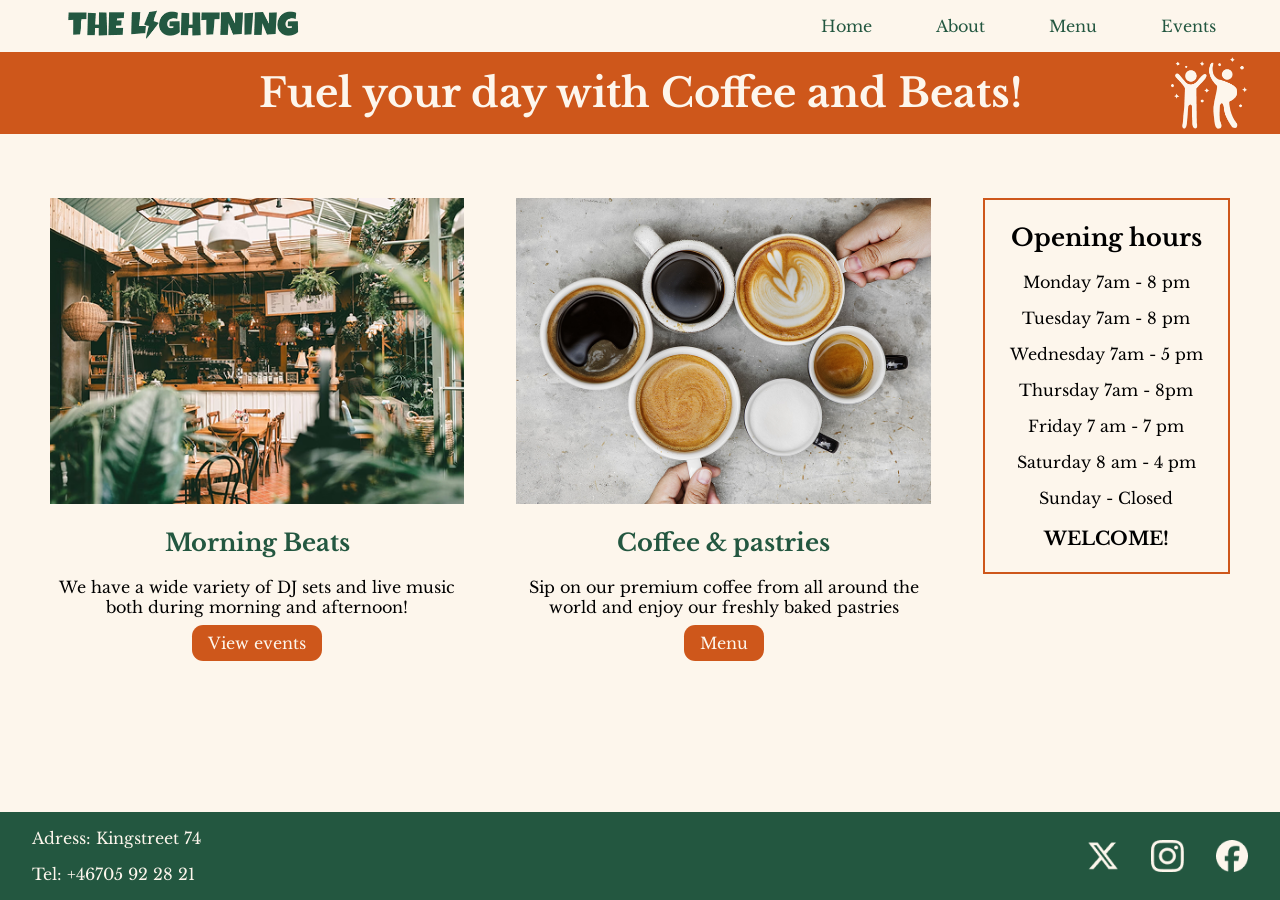
<file: index.html>
<!doctype html>
<html lang="en">
  <head>
    <meta charset="UTF-8" />
    <meta name="viewport" content="width=device-width, initial-scale=1.0" />
    <link rel="stylesheet" href="css/main.css" />
    <link rel="preconnect" href="https://fonts.googleapis.com" />
    <link rel="preconnect" href="https://fonts.gstatic.com" crossorigin />
    <link
      href="https://fonts.googleapis.com/css2?family=Libre+Baskerville:ital,wght@0,400..700;1,400..700&display=swap"
      rel="stylesheet"
    />
    <title>The Lightning</title>
  </head>
  <body>
    <div class="page-container">
      <nav>
        <div class="nav-left">
          <a href="index.html"
            ><img src="img/logo.png" alt="Company logo" />
          </a>
        </div>
        <ul class="nav-right">
          <li><a href="index.html">Home</a></li>
          <li><a href="about.html">About</a></li>
          <li><a href="menu.html">Menu</a></li>
          <li><a href="events.html">Events</a></li>
        </ul>
      </nav>
      <section class="banner">
        <h1>Fuel your day with Coffee and Beats!</h1>
        <img
          src="img/Dancing icon.png"
          alt="Vector icon of two people dancing"
        />
      </section>
      <main class="home-content">
        <section class="home-card">
          <img src="img/Cafe.png" alt="Inside of cafe" />
          <h1>Morning Beats</h1>
          <p>
            We have a wide variety of DJ sets and live music both during morning
            and afternoon!
          </p>
          <a href="events.html" class="button"> View events </a>
        </section>
        <section class="home-card">
          <img
            src="img/coffee.png"
            alt="Six coffee cups displaying different types of coffee"
          />

          <h1>Coffee & pastries</h1>
          <p>
            Sip on our premium coffee from all around the world and enjoy our
            freshly baked pastries
          </p>

          <a href="menu.html" class="button">Menu</a>
        </section>
        <section class="opening-hours">
          <h2>Opening hours</h2>
          <p>Monday 7am - 8 pm</p>
          <p>Tuesday 7am - 8 pm</p>
          <p>Wednesday 7am - 5 pm</p>
          <p>Thursday 7am - 8pm</p>
          <p>Friday 7 am - 7 pm</p>
          <p>Saturday 8 am - 4 pm</p>
          <p>Sunday - Closed</p>

          <h3>WELCOME!</h3>
        </section>
      </main>
      <footer>
        <div class="footer-left">
          <p>Adress: Kingstreet 74</p>
          <p>Tel: +46705 92 28 21</p>
        </div>
        <div class="footer-right">
          <img src="img/X icon.png" alt="X logo" />
          <img src="img/Instagram icon.png" alt="Instagram logo" />
          <img src="img/Facebook icon.png" alt="Facebook logo" />
        </div>
      </footer>
    </div>
  </body>
</html>
</file>
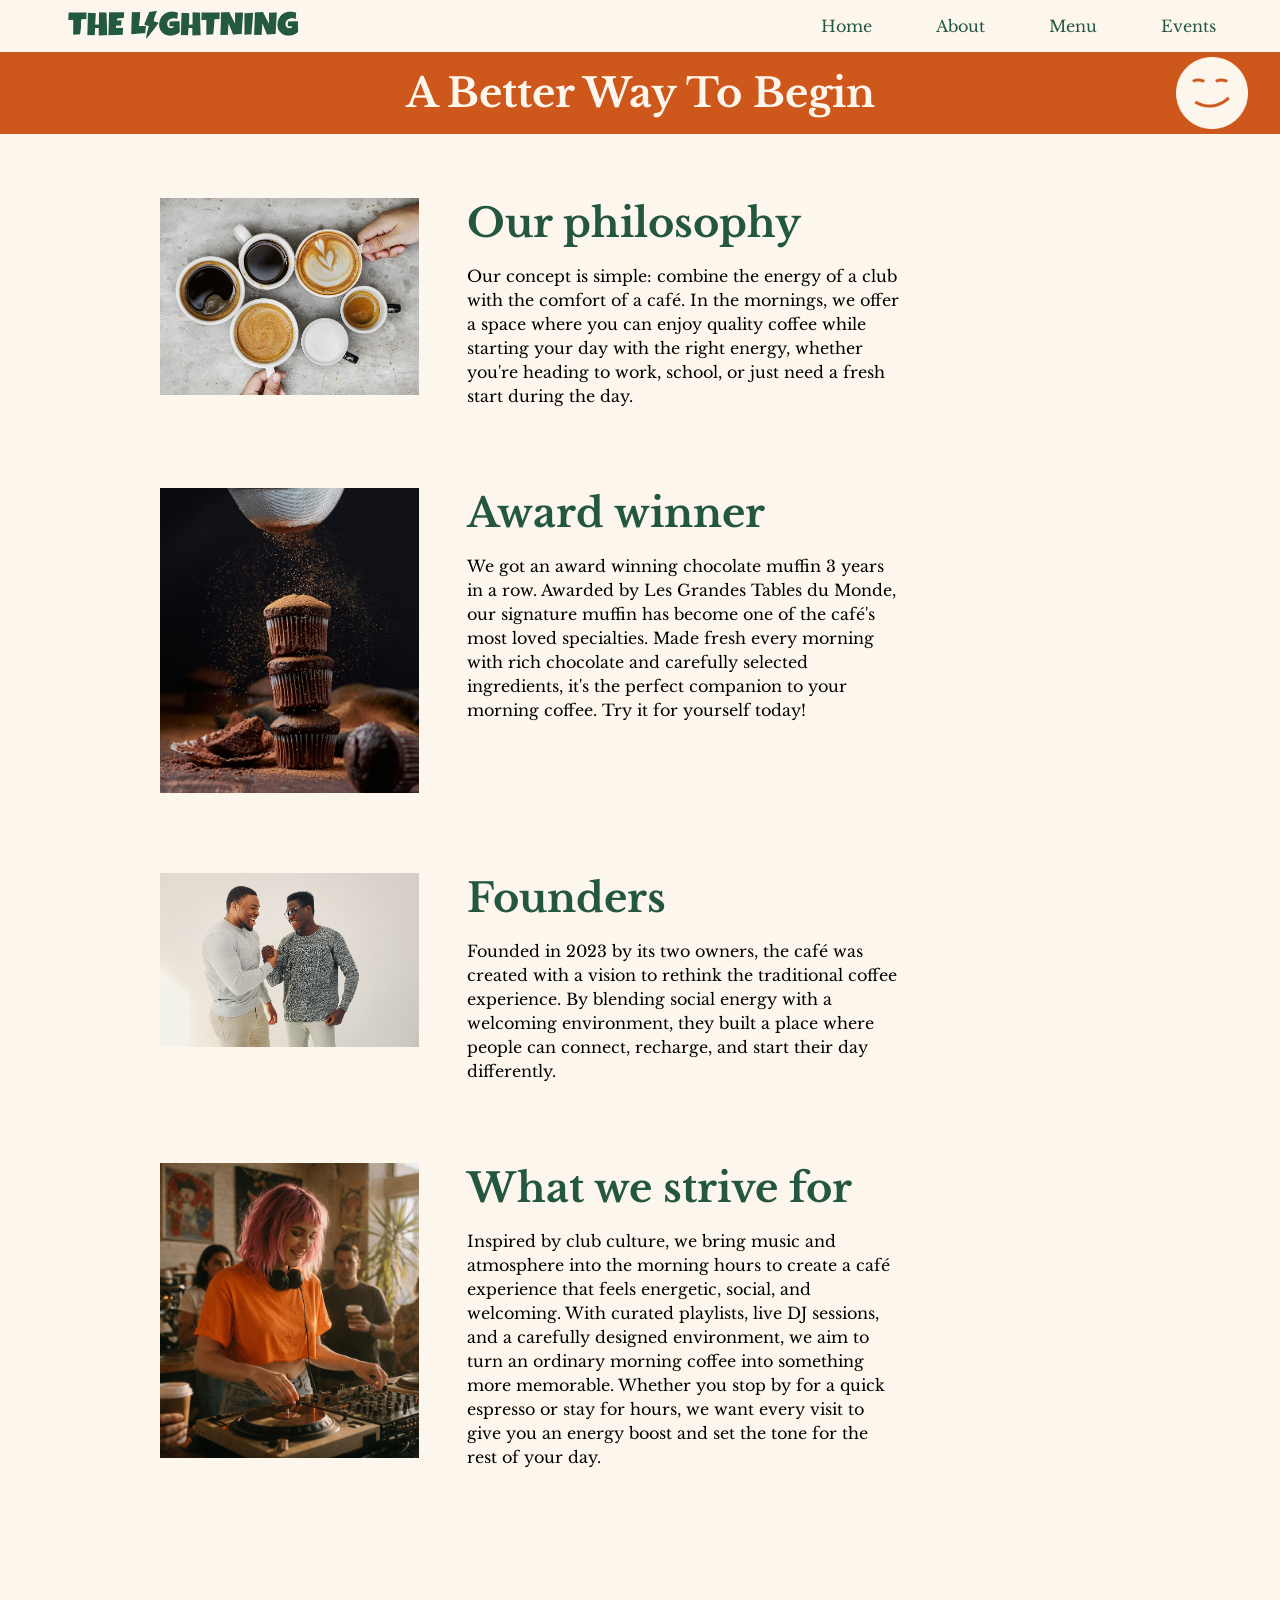
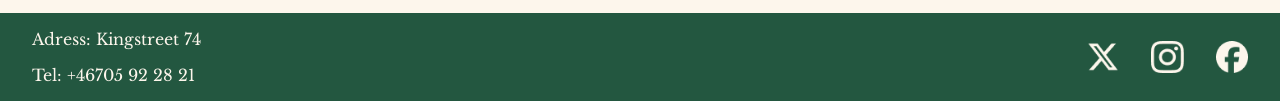
<file: about.html>
<!doctype html>
<html lang="en">
  <head>
    <meta charset="UTF-8" />
    <meta name="viewport" content="width=device-width, initial-scale=1.0" />
    <link rel="stylesheet" href="css/main.css" />
    <link rel="preconnect" href="https://fonts.googleapis.com" />
    <link rel="preconnect" href="https://fonts.gstatic.com" crossorigin />
    <link
      href="https://fonts.googleapis.com/css2?family=Libre+Baskerville:ital,wght@0,400..700;1,400..700&display=swap"
      rel="stylesheet"
    />
    <title>The Lightning</title>
  </head>
  <body>
    <div class="page-container">
      <nav>
        <div class="nav-left">
          <a href="index.html"
            ><img src="img/logo.png" alt="Company logo" />
          </a>
        </div>
        <ul class="nav-right">
          <li><a href="index.html">Home</a></li>
          <li><a href="about.html">About</a></li>
          <li><a href="menu.html">Menu</a></li>
          <li><a href="events.html">Events</a></li>
        </ul>
      </nav>
      <section class="banner">
        <h1>A Better Way To Begin</h1>
        <img src="img/smiley icon.png" alt="Vector icon of happy smiley" />
      </section>
      <main class="about-content">
        <section class="about-box">
          <img
            src="img/six cups.png"
            alt="Six coffee cups displaying different types of coffee"
          />

          <div class="about-text">
            <h2>Our philosophy</h2>
            <p>
              Our concept is simple: combine the energy of a club with the
              comfort of a café. In the mornings, we offer a space where you can
              enjoy quality coffee while starting your day with the right
              energy, whether you're heading to work, school, or just need a
              fresh start during the day.
            </p>
          </div>
        </section>

        <section class="about-box">
          <img src="img/muffin.png" alt="Chocolate muffins" />

          <div class="about-text">
            <h2>Award winner</h2>
            <p>
              We got an award winning chocolate muffin 3 years in a row. Awarded
              by Les Grandes Tables du Monde, our signature muffin has become
              one of the café's most loved specialties. Made fresh every morning
              with rich chocolate and carefully selected ingredients, it's the
              perfect companion to your morning coffee. Try it for yourself
              today!
            </p>
          </div>
        </section>

        <section class="about-box">
          <img src="img/founders.png" alt="Image of the two founders" />

          <div class="about-text">
            <h2>Founders</h2>
            <p>
              Founded in 2023 by its two owners, the café was created with a
              vision to rethink the traditional coffee experience. By blending
              social energy with a welcoming environment, they built a place
              where people can connect, recharge, and start their day
              differently.
            </p>
          </div>
        </section>

        <section class="about-box">
          <img
            src="img/dj girl.png"
            alt="Girl DJ music in the middle of cafe"
          />

          <div class="about-text">
            <h2>What we strive for</h2>
            <p>
              Inspired by club culture, we bring music and atmosphere into the
              morning hours to create a café experience that feels energetic,
              social, and welcoming. With curated playlists, live DJ sessions,
              and a carefully designed environment, we aim to turn an ordinary
              morning coffee into something more memorable. Whether you stop by
              for a quick espresso or stay for hours, we want every visit to
              give you an energy boost and set the tone for the rest of your
              day.
            </p>
          </div>
        </section>
      </main>
      <footer>
        <div class="footer-left">
          <p>Adress: Kingstreet 74</p>
          <p>Tel: +46705 92 28 21</p>
        </div>
        <div class="footer-right">
          <img src="img/X icon.png" alt="X logo" />
          <img src="img/Instagram icon.png" alt="Instagram logo" />
          <img src="img/Facebook icon.png" alt="Facebook logo" />
        </div>
      </footer>
    </div>
  </body>
</html>
</file>
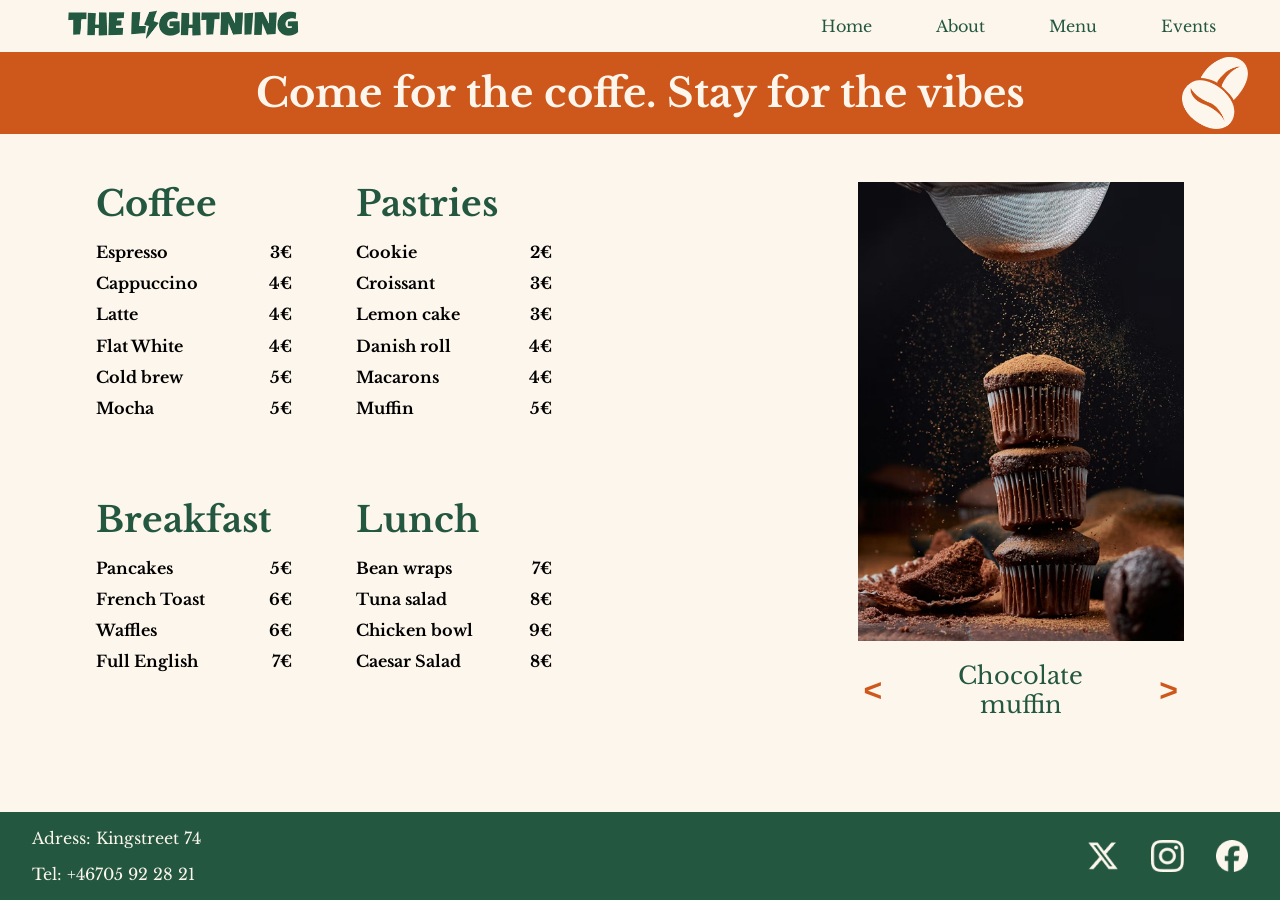
<file: menu.html>
<!doctype html>
<html lang="en">
  <head>
    <meta charset="UTF-8" />
    <meta name="viewport" content="width=device-width, initial-scale=1.0" />
    <link rel="stylesheet" href="css/main.css" />
    <link rel="preconnect" href="https://fonts.googleapis.com" />
    <link rel="preconnect" href="https://fonts.gstatic.com" crossorigin />
    <link
      href="https://fonts.googleapis.com/css2?family=Libre+Baskerville:ital,wght@0,400..700;1,400..700&display=swap"
      rel="stylesheet"
    />
    <title>The Lightning</title>
  </head>
  <body>
    <div class="page-container">
      <nav>
        <div class="nav-left">
          <a href="index.html"
            ><img src="img/logo.png" alt="Company logo" />
          </a>
        </div>
        <ul class="nav-right">
          <li><a href="index.html">Home</a></li>
          <li><a href="about.html">About</a></li>
          <li><a href="menu.html">Menu</a></li>
          <li><a href="events.html">Events</a></li>
        </ul>
      </nav>
      <section class="banner">
        <h1>Come for the coffe. Stay for the vibes</h1>
        <img
          src="img/Coffee bean icon.png"
          alt="Vector icon of two coffee beans"
        />
      </section>
      <main class="menu-content">
        <section class="menu-list">
          <div>
            <h2>Coffee</h2>
            <ul>
              <li>Espresso <span>3€</span></li>
              <li>Cappuccino <span>4€</span></li>
              <li>Latte <span>4€</span></li>
              <li>Flat White <span>4€</span></li>
              <li>Cold brew <span>5€</span></li>
              <li>Mocha <span>5€</span></li>
            </ul>
          </div>

          <div>
            <h2>Pastries</h2>
            <ul>
              <li>Cookie <span>2€</span></li>
              <li>Croissant <span>3€</span></li>
              <li>Lemon cake <span>3€</span></li>
              <li>Danish roll <span>4€</span></li>
              <li>Macarons <span>4€</span></li>
              <li>Muffin <span>5€</span></li>
            </ul>
          </div>

          <div>
            <h2>Breakfast</h2>
            <ul>
              <li>Pancakes <span>5€</span></li>
              <li>French Toast <span>6€</span></li>
              <li>Waffles <span>6€</span></li>
              <li>Full English <span>7€</span></li>
            </ul>
          </div>

          <div>
            <h2>Lunch</h2>
            <ul>
              <li>Bean wraps <span>7€</span></li>
              <li>Tuna salad <span>8€</span></li>
              <li>Chicken bowl <span>9€</span></li>
              <li>Caesar Salad <span>8€</span></li>
            </ul>
          </div>
        </section>

        <section class="menu-feature">
          <img
            id="menu-image"
            src="img/muffin menu.png"
            alt="Chocolate muffin"
          />

          <div class="menu-slider">
            <button onclick="previousItem()">&lt;</button>

            <p id="menu-title">Chocolate muffin</p>

            <button onclick="nextItem()">&gt;</button>
          </div>
        </section>
      </main>
      <footer>
        <div class="footer-left">
          <p>Adress: Kingstreet 74</p>
          <p>Tel: +46705 92 28 21</p>
        </div>
        <div class="footer-right">
          <img src="img/X icon.png" alt="X logo" />
          <img src="img/Instagram icon.png" alt="Instagram logo" />
          <img src="img/Facebook icon.png" alt="Facebook logo" />
        </div>
      </footer>
    </div>
    <script src="script.js"></script>
  </body>
</html>
</file>
<file: css/main.css>
body {
  margin: 0;
  background-color: #fdf6ec;
  font-family: "Libre Baskerville", serif;
}
.page-container {
  min-height: 100vh;
  display: flex;
  flex-direction: column;
}
/* Navigation bar */
nav {
  display: flex;
  justify-content: space-between;
  align-items: center;
  padding: 0rem 4rem;
}

.nav-left img {
  height: 3rem;
}

.nav-right {
  list-style: none;
  display: flex;
  gap: 4rem;
  margin: 0;
  padding: 0;
}

.nav-right a {
  text-decoration: none;
  color: #235740;
}
.nav-right a:hover {
  border-bottom: 0.1rem solid #235740;
}
/* Banner */
.banner {
  background-color: #ce571b;
  color: #fdf6ec;
  position: relative;
  padding: 1rem 2rem;
  text-align: center;
}

.banner h1 {
  margin: 0;
  font-size: 2.5rem;
}

.banner img {
  position: absolute;
  right: 2rem;
  top: 50%;
  transform: translateY(-50%);
  height: 4.5rem;
}
/* footer */
footer {
  margin-top: auto;
  background-color: #235740;
  color: #fdf6ec;
  display: flex;
  justify-content: space-between;
  align-items: center;
  padding: 0rem 2rem;
}

.footer-right {
  display: flex;
  gap: 2rem;
  align-items: center;
}
.footer-right img {
  height: 2rem;
}
/* Homepage content */
.home-content {
  display: flex;
  justify-content: space-around;
  align-items: flex-start;
  gap: 3rem;
  padding: 4rem 3rem;
}
.home-card {
  text-align: center;
  width: 35%;
}
.home-card img {
  width: 100%;
}
.home-card h1 {
  color: #235740;
}

.button {
  background-color: #ce571b;
  color: #fdf6ec;
  text-decoration: none;
  padding: 0.5rem 1rem;
  border-radius: 0.7rem;
}
.button:hover {
  background-color: #a9410c;
}
.opening-hours {
  border: 0.15rem solid #ce571b;
  padding: 0.2rem;
  width: 20%;
  text-align: center;
}

/* Event page content */
.events-content {
  display: flex;
  flex-wrap: wrap;
  justify-content: space-between;

  padding: 2rem 6rem;
}

.event-card {
  width: 30%;
  margin-bottom: 2rem;

  transition: 0.3s;
  border-radius: 0.5rem;
}

.event-card:hover {
  transform: scale(1);
  box-shadow: 0 0.5rem 1rem rgba(0, 0, 0, 0.2);
}

.event-card img {
  width: 100%;
  height: auto;
}

.event-text p {
  margin: 0.5rem 0 0;
  font-weight: bold;
}

.event-text p span {
  color: #ce571b;
  margin-left: 0.3rem;
}

.event-text h2 {
  margin: 0.2rem 0 0;
  font-size: 1.2rem;
  margin-left: 0.5rem;
}

.event-text h2 span {
  font-size: 1rem;
  margin-left: 1rem;
}

/* About page */
.about-content {
  padding: 4rem 10rem;
}

.about-box {
  display: flex;
  align-items: flex-start;
  gap: 3rem;
  margin-bottom: 5rem;
}

.about-box img {
  width: 27%;
  height: auto;
}

.about-text {
  width: 45%;
}

.about-text h2 {
  color: #235740;
  font-size: 2.5rem;
  margin: 0 0 1rem;
}

.about-text p {
  margin: 0;
  line-height: 1.5;
}
/* Menu page */

.menu-content {
  display: flex;
  justify-content: space-between;
  padding: 3rem 6rem;
}

.menu-list {
  display: flex;
  flex-wrap: wrap;
  gap: 2rem 4rem;
  width: 45%;
}

.menu-list div {
  width: 40%;
}

.menu-list h2 {
  color: #235740;
  font-size: 2.2rem;
  margin: 0 0 1rem;
}

.menu-list ul {
  list-style: none;
  padding: 0;
  margin: 0;
}

.menu-list li {
  display: flex;
  justify-content: space-between;
  margin-bottom: 0.7rem;
  font-weight: bold;
}

.menu-feature {
  width: 30%;
  text-align: center;
}

.menu-feature img {
  width: 100%;
}

.menu-slider {
  display: flex;
  justify-content: center;
  align-items: center;
  gap: 2rem;
  margin-top: 1rem;
}

.menu-slider p {
  color: #235740;
  font-size: 1.5rem;
  margin: 0;
}

.menu-slider button {
  background: none;
  border: none;
  color: #ce571b;
  font-size: 2rem;
  font-weight: bold;
}
/* Breakpoints */

@media (max-width: 1100px) {
  .banner img {
    display: none;
  }
  nav {
    padding: 1rem 2rem;
  }
  .nav-right {
    gap: 2rem;
  }
  footer {
    padding: 1rem 2rem;
  }
  .banner h1 {
    font-size: 2rem;
  }
  .home-content {
    gap: 2rem;
    padding: 3rem 2rem;
  }
  .home-card img {
    width: 100%;
  }
  .opening-hours {
    width: 25%;
  }
  .about-content {
    padding: 3rem 4rem;
  }
  .about-box {
    gap: 2rem;
  }
  .about-box img {
    width: 32%;
  }
  .about-text {
    width: 50%;
  }
  .about-text h2 {
    font-size: 2rem;
  }
  .menu-content {
    gap: 3rem;
    padding: 3rem 3rem;
  }
  .menu-list {
    width: 55%;
    gap: 2rem;
  }
  .menu-feature {
    width: 35%;
  }
  .menu-list h2 {
    font-size: 1.8rem;
  }
  .events-content {
    padding: 2rem 3rem;
  }
  .event-card {
    width: 31%;
  }
  .event-text h2 {
    font-size: 1rem;
  }
  .event-text h2 span {
    font-size: 0.9rem;
  }
}

@media (max-width: 700px) {
  nav {
    padding: 1rem;
  }
  .nav-right {
    gap: 1rem;
  }
  .banner {
    padding: 1rem;
  }
  .banner h1 {
    font-size: 1.7rem;
    padding-right: 0;
  }
  footer {
    flex-direction: column;
    gap: 1rem;
    text-align: center;
  }
  .footer-right {
    gap: 1rem;
  }
  .home-content {
    flex-wrap: wrap;
  }
  .home-card {
    width: 45%;
  }
  .opening-hours {
    width: 70%;
    margin: 2rem auto 0;
  }
  .about-content {
    padding: 2rem;
  }
  .about-box {
    flex-direction: column;
    gap: 1.5rem;
  }
  .about-box img {
    width: 70%;
  }
  .about-text {
    width: 100%;
  }
  .about-text h2 {
    font-size: 1.8rem;
  }
  .menu-content {
    flex-direction: column;
    align-items: center;
    gap: 4rem;
  }
  .menu-list {
    width: 100%;
    justify-content: center;
  }
  .menu-list div {
    width: 40%;
  }
  .menu-feature {
    width: 60%;
  }
  .events-content {
    padding: 2rem;
  }
  .event-card {
    width: 47%;
  }
}

@media (max-width: 500px) {
  nav {
    flex-direction: column;
    gap: 1rem;
  }
  .nav-left img {
    height: 2.5rem;
  }
  .nav-right {
    flex-wrap: wrap;
    justify-content: center;
    gap: 0.8rem;
  }
  .banner h1 {
    font-size: 1.4rem;
  }
  footer {
    padding: 1rem;
  }
  .footer-right img {
    height: 1.5rem;
  }
  .home-content {
    flex-direction: column;
    gap: 3rem;
    padding: 2rem 1rem;
  }
  .home-card {
    width: 100%;
  }
  .opening-hours {
    width: auto;
    margin: 0 auto;
  }
  .about-content {
    padding: 2rem 1rem;
  }
  .about-box img {
    width: 100%;
  }
  .about-text h2 {
    font-size: 1.5rem;
  }
  .about-box {
    margin-bottom: 3rem;
  }
  .menu-content {
    padding: 2rem 1rem;
  }
  .menu-list {
    flex-direction: column;
    gap: 3rem;
  }
  .menu-list div {
    width: 100%;
  }
  .menu-feature {
    width: 100%;
  }
  .menu-slider p {
    font-size: 1.2rem;
  }
  .menu-slider {
    gap: 1rem;
  }
  .events-content {
    padding: 2rem 1rem;
  }
  .event-card {
    width: 100%;
  }
  .event-text h2 {
    font-size: 1.1rem;
  }
  .event-text h2 span {
    display: block;
    margin-left: 0;
    margin-top: 0.2rem;
  }
}
</file>
